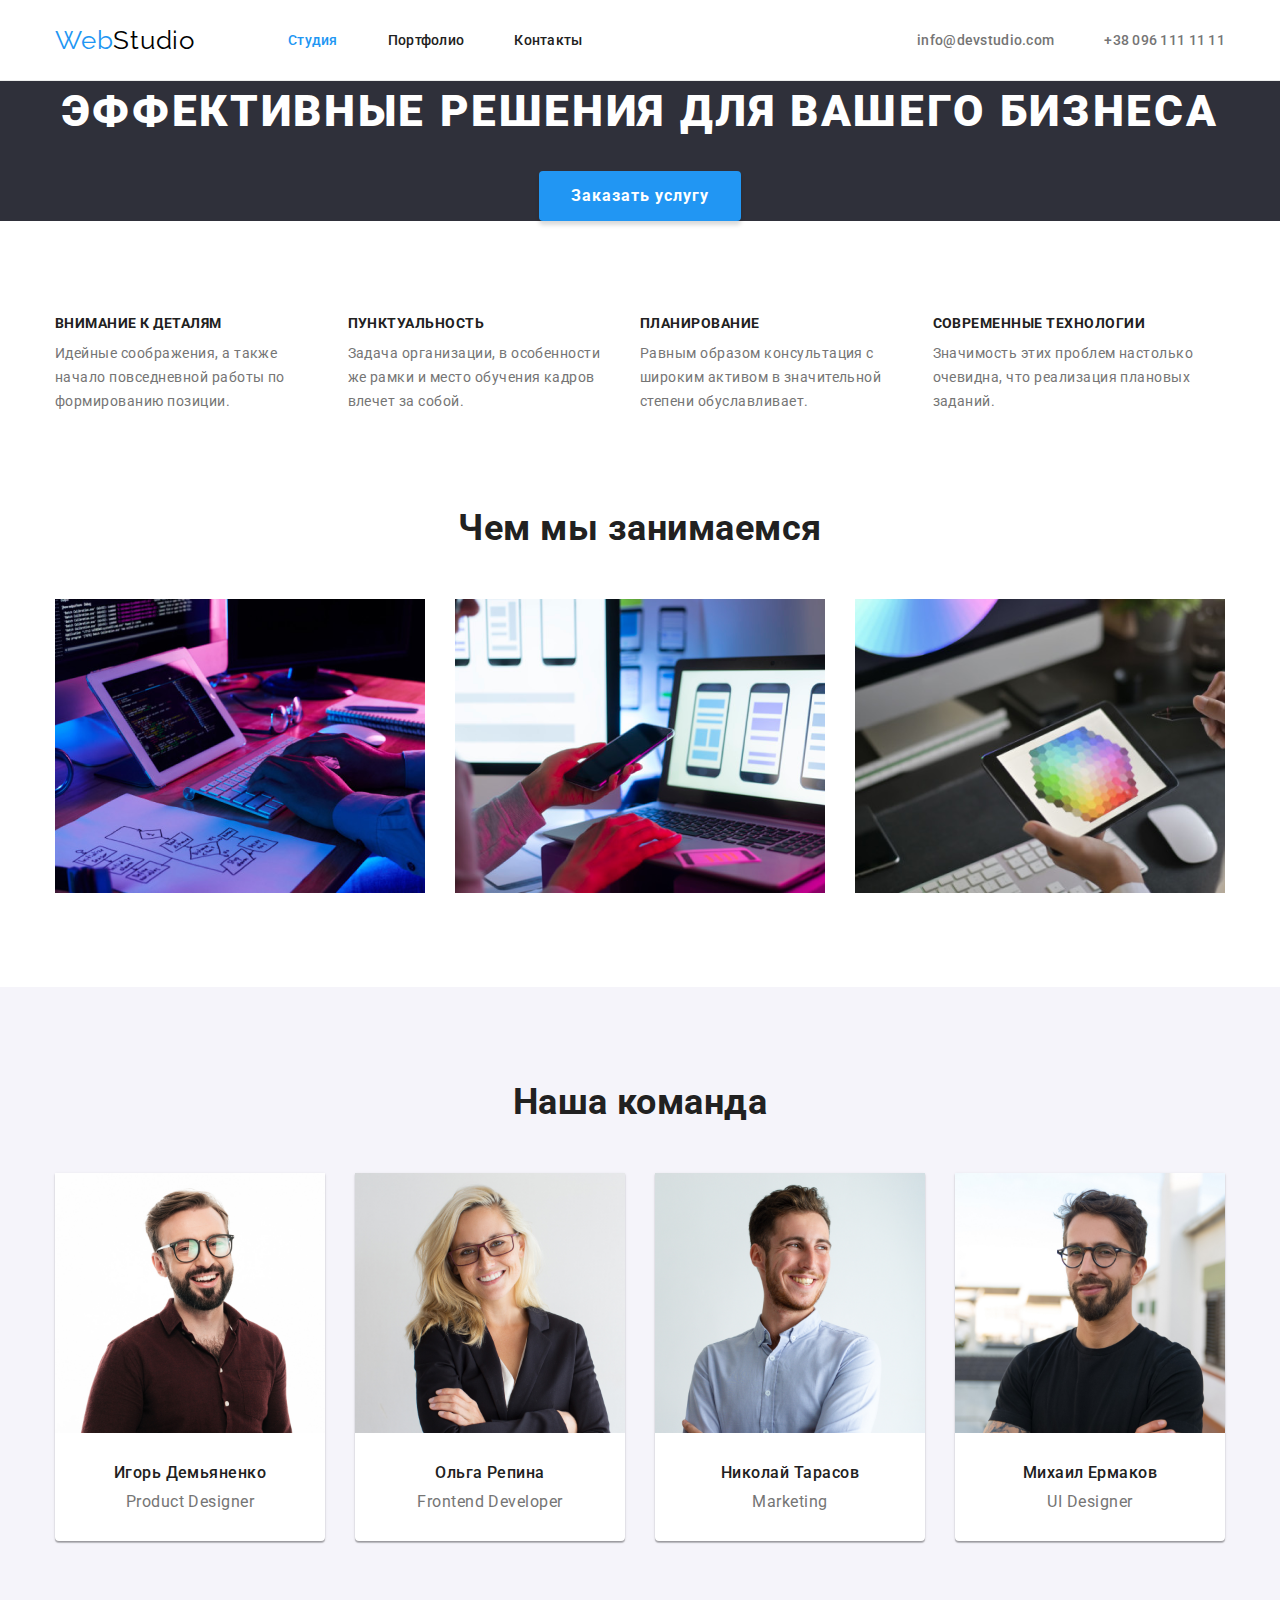
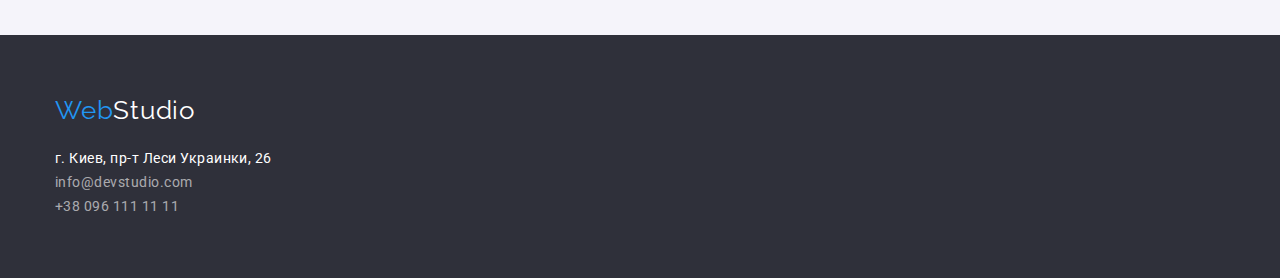
<file: index.html>
<!DOCTYPE html>
<html lang="ru">
<head>
    <meta charset="UTF-8">
    <meta name="viewport" content="width=device-width, initial-scale=1.0">
    <title>Document</title>
    <link rel="preconnect" href="https://fonts.gstatic.com">
    <link href="https://fonts.googleapis.com/css2?family=Raleway:wght@700&family=Roboto:wght@400;500;700;900&display=swap" rel="stylesheet">
    <link rel="stylesheet" href="https://cdnjs.cloudflare.com/ajax/libs/modern-normalize/1.0.0/modern-normalize.css">
    <link rel="stylesheet" href="./css/styles.css">
</head>
<body>
    <!--Шапка сайта-->
    <header>
        <div class="container header">
            <nav class="main-nav">
                <a href="/" lang="en" class="logo"><span class="logo-start">Web</span>Studio</a>
                <ul class="site-nav list">
                    <li class="item"><a href="" class="link current">Студия</a></li>
                    <li class="item"><a href="./portfolio.html" class="link">Портфолио</a></li>
                    <li class="item"><a href="" class="link">Контакты</a></li>
                </ul>
            </nav>
                <ul class="header-contacts list">
                    <li class="item"><a href="mailto:info@devstudio.com" lang="en" class="link">info@devstudio.com</a></li>
                    <li class="item"><a href="tel:+380961111111" class="link">+38 096 111 11 11</a></li>
                </ul>
        </div>
    </header>

    <main>
        <!--Hero-->
        <section class="hero">
            <h1 class="title">Эффективные решения для вашего бизнеса</h1>
            <!-- <a href="">Заказать услугу</a> -->
            <button type="button" class="button primary-btn">Заказать услугу</button>
        </section>

        <!--Особенности-->
        <section class="section">
            <div class="container">
                <h2 class="section-title feature visually-hidden">Особенности</h2>
                <ul class="feature-list list">
                    <li class="item">
                        <h3 class="title">Внимание к деталям</h3>
                        <p class="desc">Идейные соображения, а также начало повседневной работы по формированию позиции.</p>
                    </li>
                    <li class="item">
                        <h3 class="title">Пунктуальность</h3>
                        <p class="desc">Задача организации, в особенности же рамки и место обучения кадров влечет за собой.</p>
                    </li>
                    <li class="item">
                        <h3 class="title">Планирование</h3>
                        <p class="desc">Равным образом консультация с широким активом в значительной степени обуславливает.</p>
                    </li>
                    <li class="item">
                        <h3 class="title">Современные технологии</h3>
                        <p class="desc">Значимость этих проблем настолько очевидна, что реализация плановых заданий.</p>
                    </li>
                </ul>
            </div>
        </section>

        <!--Чем занимаемся-->
        <section class="section services">
            <div class="container">
                <h2 class="section-title">Чем мы занимаемся</h2>
                <ul class="services-list list">
                    <li class="item"><a href=""><img src="./images/img1.png" alt="" width="370"></a></li>
                    <li class="item"><a href=""><img src="./images/img2.png" alt="" width="370"></a></li>
                    <li class="item"><a href=""><img src="./images/img3.png" alt="" width="370"></a></li>
                </ul>
            </div>
        </section>

        <!--Команда-->
        <section class="section team">
            <div class="container">
                <h2 class="section-title">Наша команда</h2>
                <ul class="team-list list">
                    <li class="item">
                        <img src="./images/team1.jpg" alt="" width="270">
                        <div class="content">
                            <h3 class="title">Игорь Демьяненко</h3>
                            <p lang="en" class="position">Product Designer</p>
                        </div>
                    </li>
                    <li class="item">
                        <img src="./images/team2.jpg" alt="" width="270">
                        <div class="content">
                            <h3 class="title">Ольга Репина</h3>
                            <p lang="en" class="position">Frontend Developer</p>
                        </div>
                    </li>
                    <li class="item">
                        <img src="./images/team3.jpg" alt="" width="270">
                        <div class="content">
                            <h3 class="title">Николай Тарасов</h3>
                            <p lang="en" class="position">Marketing</p>
                        </div>
                    </li>
                    <li class="item">
                        <img src="./images/team4.jpg" alt="" width="270">
                        <div class="content">
                            <h3 class="title">Михаил Ермаков</h3>
                            <p lang="en" class="position">UI Designer</p>
                        </div>
                    </li>
                </ul>
            </div>
        </section>
    </main>

    <!--Футер-->
    <footer class="footer">
        <div class="container">
            <a href="/" lang="en" class="logo"><span class="logo-start">Web</span><span class="logo-end">Studio</span></a>
            <address class="footer-contacts">
                г. Киев, пр-т Леси Украинки, 26
                <a href="mailto:info@devstudio.com" lang="en" class="link">info@devstudio.com</a> <br>
                <a href="tel:+380961111111" class="link">+38 096 111 11 11</a>
            </address>
        </div>
    </footer>
</body>
</html>
</file>
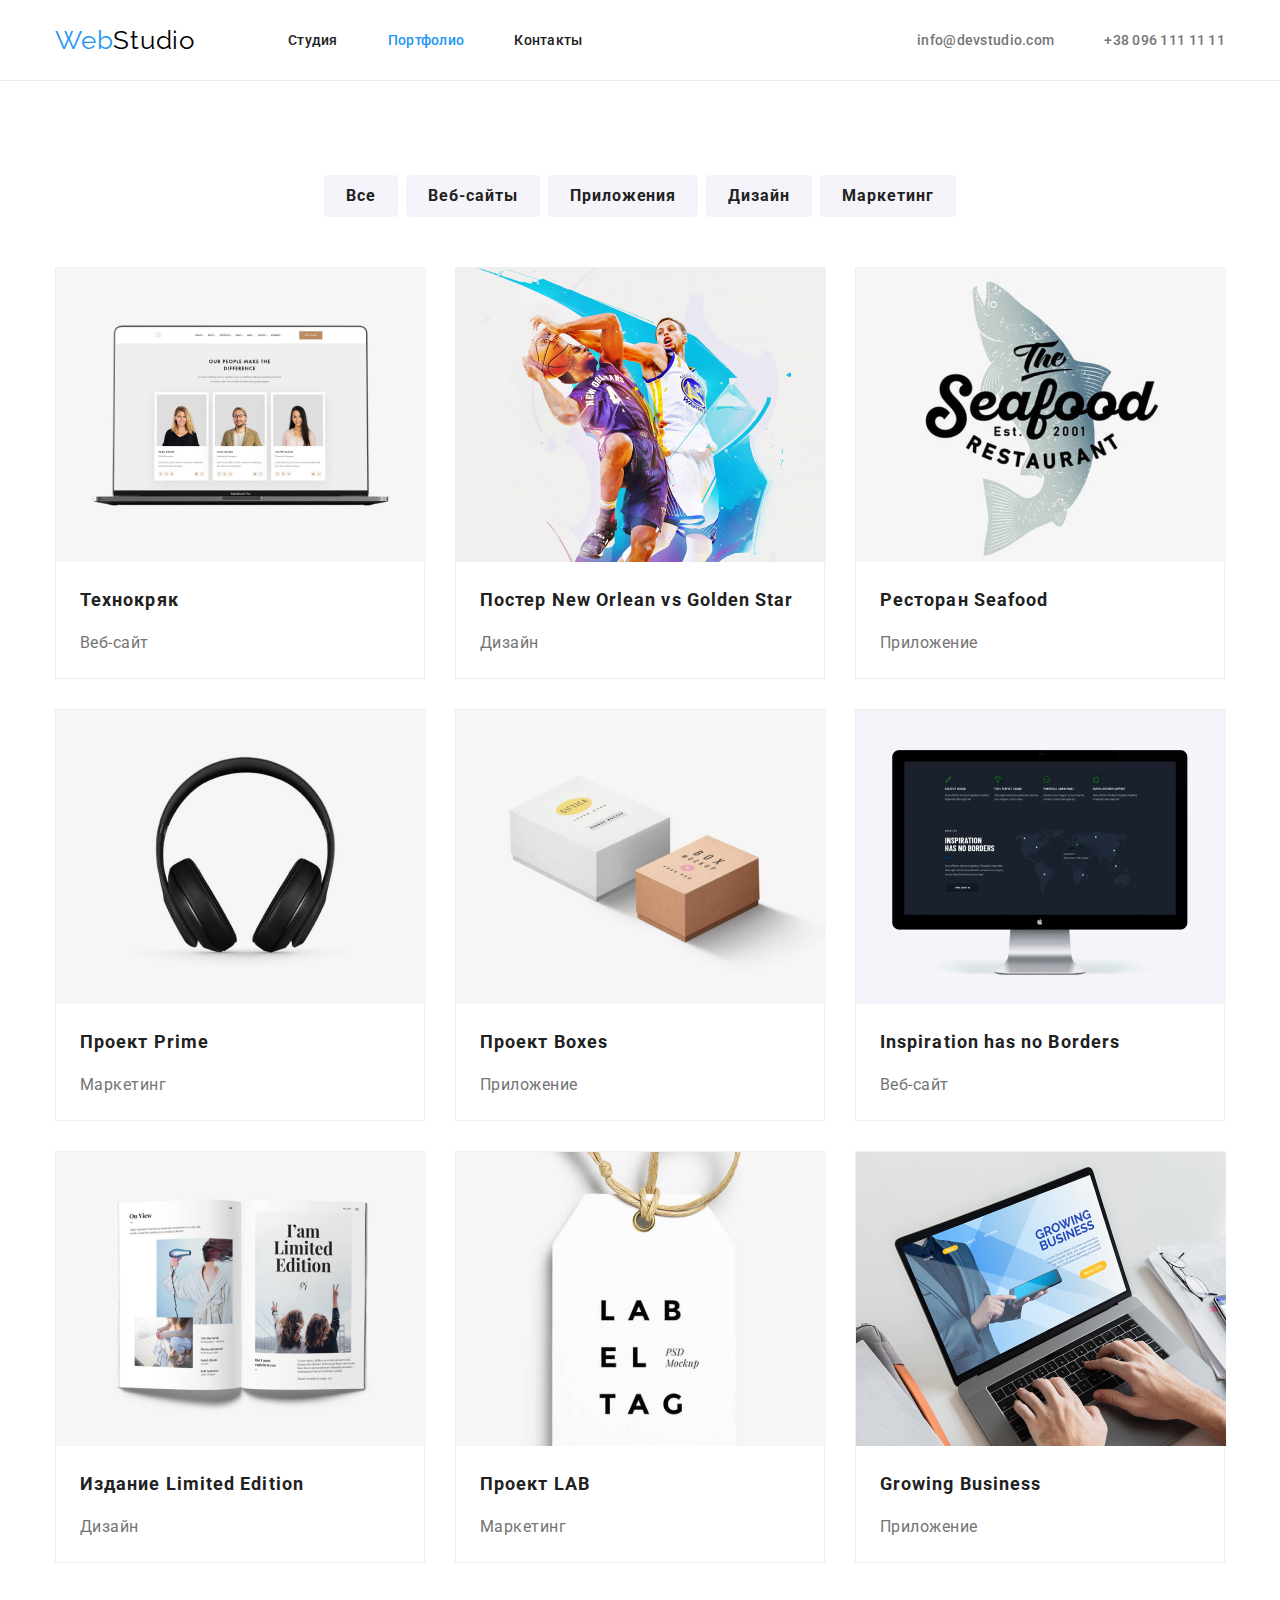
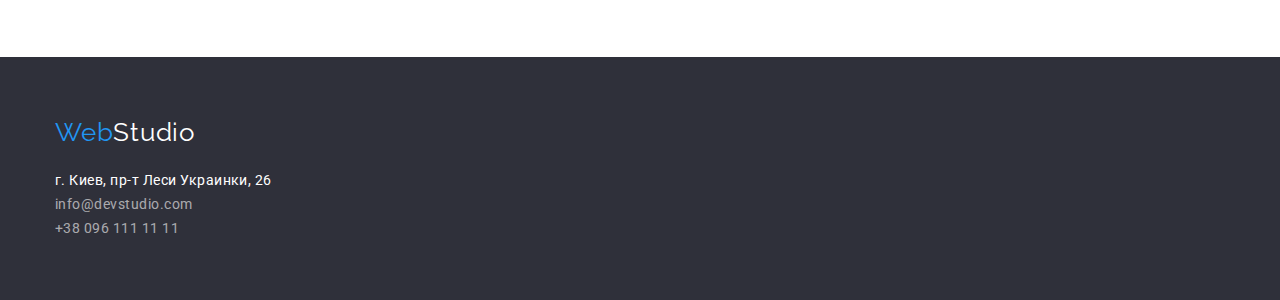
<file: portfolio.html>
<!DOCTYPE html>
<html lang="ru">
<head>
    <meta charset="UTF-8">
    <meta name="viewport" content="width=device-width, initial-scale=1.0">
    <title>Document</title>
    <link rel="preconnect" href="https://fonts.gstatic.com">
    <link href="https://fonts.googleapis.com/css2?family=Raleway:wght@700&family=Roboto:wght@400;500;700;900&display=swap" rel="stylesheet">
    <link rel="stylesheet" href="https://cdnjs.cloudflare.com/ajax/libs/modern-normalize/1.0.0/modern-normalize.css">
    <link rel="stylesheet" href="./css/styles.css">
</head>
<body>
    <!--Шапка сайта-->
    <header>
        <div class="container header">
            <nav class="main-nav">
                <a href="/" lang="en" class="logo"><span class="logo-start">Web</span>Studio</a>
                <ul class="site-nav list">
                    <li class="item"><a href="./index.html" class="link">Студия</a></li>
                    <li class="item"><a href="" class="link current">Портфолио</a></li>
                    <li class="item"><a href="" class="link">Контакты</a></li>
                </ul>
            </nav>
                <ul class="header-contacts list">
                    <li class="item"><a href="mailto:info@devstudio.com" lang="en" class="link">info@devstudio.com</a></li>
                    <li class="item"><a href="tel:+380961111111" class="link">+38 096 111 11 11</a></li>
                </ul>
        </div>
    </header>

    <main>
        <section class="section">
            <div class="container filters">
            <h1 class="portfolio-title visually-hidden">Портфолио</h1>
            <!--Список кнопок-->
                <h2 class="filters-title visually-hidden">Фильтры</h2>
                <ul class="filters list">
                    <li class="item"><button type="button" class="button secondary-btn">Все</button></li>
                    <li class="item"><button type="button" class="button secondary-btn">Веб-сайты</button></li>
                    <li class="item"><button type="button" class="button secondary-btn">Приложения</button></li>
                    <li class="item"><button type="button" class="button secondary-btn">Дизайн</button></li>
                    <li class="item"><button type="button" class="button secondary-btn">Маркетинг</button></li>
                </ul>
            </div>

            <!--Список проектов-->
            <div class="container projects">
                <h2 class="projects-title visually-hidden">Проекты</h2>
                <ul class="projects list">
                    <li class="item">
                        <a href=""><img src="./images/project-1.jpg" alt="" width="370" class="link">
                        <div class="content">
                            <h3 class="title">Технокряк</h3>
                            <p class="type">Веб-сайт</p>
                        </div>
                        </a>
                    </li>
                    <li class="item">
                        <a href=""><img src="./images/project-2.jpg" alt="" width="370" class="link">
                        <div class="content">
                            <h3 class="title">Постер New Orlean vs Golden Star</h3>
                            <p class="type">Дизайн</p> 
                        </div>
                        </a>
                    </li>
                    <li class="item">
                        <a href=""><img src="./images/project-3.jpg" alt="" width="370" class="link">
                        <div class="content">
                            <h3 class="title">Ресторан Seafood</h3>
                            <p class="type">Приложение</p>
                        </div>
                        </a>
                    </li>
                    <li class="item">
                        <a href=""><img src="./images/project-4.jpg" alt="" width="370" class="link">
                        <div class="content">
                            <h3 class="title">Проект Prime</h3>
                            <p class="type">Маркетинг</p>
                        </div>
                        </a>
                    </li>
                    <li class="item">
                        <a href=""><img src="./images/project-5.jpg" alt="" width="370" class="link">
                        <div class="content">
                            <h3 class="title">Проект Boxes</h3>
                            <p class="type">Приложение</p>
                        </div>
                        </a>
                    </li>
                    <li class="item">
                        <a href=""><img src="./images/project-6.jpg" alt="" width="370" class="link">
                        <div class="content">
                            <h3 class="title">Inspiration has no Borders</h3>
                            <p class="type">Веб-сайт</p>
                        </div>
                        </a>
                    </li>
                    <li class="item">
                        <a href=""><img src="./images/project-7.jpg" alt="" width="370" class="link">
                        <div class="content">
                            <h3 class="title">Издание Limited Edition</h3>
                            <p class="type">Дизайн</p>
                        </div>
                        </a>
                    </li>
                    <li class="item">
                        <a href=""><img src="./images/project-8.jpg" alt="" width="370" class="link">
                        <div class="content">
                            <h3 class="title">Проект LAB</h3>
                            <p class="type">Маркетинг</p>
                        </div>
                        </a>
                    </li>
                    <li class="item">
                        <a href=""><img src="./images/project-9.jpg" alt="" width="370" class="link">
                        <div class="content">
                            <h3 class="title">Growing Business</h3>
                            <p class="type">Приложение</p>
                        </div>
                        </a>
                    </li>
                </ul>
            </div>
        </section>
    </main>

    <!--Футер-->
    <footer class="footer">
        <div class="container">
            <a href="/" lang="en" class="logo"><span class="logo-start">Web</span><span class="logo-end">Studio</span></a>
            <address class="footer-contacts">
                г. Киев, пр-т Леси Украинки, 26
                <a href="mailto:info@devstudio.com" lang="en" class="link">info@devstudio.com</a> <br>
                <a href="tel:+380961111111" class="link">+38 096 111 11 11</a>
            </address>
        </div>
    </footer>
</body>
</html>
</file>
<file: css/styles.css>
:root {
    --primary-text-color: #757575;
    --title-text-color: #212121;
    --primary-bg-color: #e5e5e5;
    --secondary-bg-color: #f5f4fa;
    --secondary-text-color: #fff;
    --footer-bg-color: #2f303a;
    --primary-btn-color: #212121;
    --secondary-btn-color: #2196f3;
    --border-color: #eee;
}

body {
    font-family: Roboto, sans-serif;
    letter-spacing: 0.03em;
    color: var(--primary-text-color);
    background-color: var(--secondary-text-color);
}

header {
    font-weight: 500;
    font-size: 14px;
    line-height: 16px;
    letter-spacing: 0.02em;
    background-color: var(--secondary-text-color);
    border-bottom: 1px solid #ececec;
}

footer {
    background-color: var(--footer-bg-color);
}

a {
    text-decoration: none;
}

h1,
h2,
h3, 
p {
    margin-top: 0;
    margin-bottom: 0;   
}

h3.title {
    margin-bottom: 10px;
}

img {
    display: block;
}

/* unordered list */
.list {
    padding: 0;
    margin: 0;
    list-style: none;
}

/* Спрятанные заголовки */
/* Home page */
/* Особенности */
.section-title.feature.visually-hidden {
    position: absolute;
    clip: rect(0 0 0 0);
    width: 1px;
    height: 1px;
    margin: -1px;
}

/* Портфолио */
.portfolio-title.visually-hidden, 
.filters-title.visually-hidden, 
.projects-title.visually-hidden {
    position: absolute;
    clip: rect(0 0 0 0);
    width: 1px;
    height: 1px;
    margin: -1px;
}

/* Контейнер */
.container {
    width: 1200px;
    margin-left: auto;
    margin-right: auto;
    padding-left: 15px;
    padding-right: 15px;
}

.main-nav {
    display: flex;
    align-items: center;
}

.container.header {
    display: flex;
    align-items: center;
}

/* Logo */
.logo {
    font-family: Raleway, sans-serif;
    font-weight: 400;
    font-size: 26px;
    line-height: 31px;
    letter-spacing: 0.03em;
    color: #000;
}

.logo-start {
    color: var(--secondary-btn-color);
}

.logo-end {
    color: var(--secondary-text-color);
}

/* Nav menu */
.site-nav {
    display: flex;
    margin-left: 93px;
}

.site-nav .item + .item {
    margin-left: 50px;
}

.site-nav .link {
    display: block;
    padding-top: 32px;
    padding-bottom: 32px;
    color: var(--primary-btn-color);
}

.site-nav .link:hover, .site-nav .link:focus {
    color: var(--secondary-btn-color);
}

.site-nav .link.current {
    color: var(--secondary-btn-color);
}

/* Header contacts */
.header-contacts {
    display: flex;
    margin-left: auto;
}

.header-contacts .item + .item {
    margin-left: 50px;
}

.header-contacts .link { 
    display: block;
    padding-top: 32px;
    padding-bottom: 32px;
    color: var(--primary-text-color);
}

.header-contacts .link:hover, .header-contacts .link:focus {
    color: var(--secondary-btn-color);
}

/* Footer */
.footer {
    padding-top: 60px;
    padding-bottom: 60px;
}

.footer-contacts {
    width: 231px;
    margin-top: 20px;
    font-weight: 400;
    font-style: normal;
    font-size: 14px;
    line-height: 24px;
    color: var(--secondary-text-color);
}

.footer-contacts .link {
    color: rgba(255,255,255,.6);
}

/* Home page */
/* Hero Slider */
.hero {
    text-align: center;
    background-color: var(--footer-bg-color);
}

.hero .title {
    margin-top: 0;
    margin-bottom: 30px;
    text-transform: uppercase;
    font-weight: 900;
    font-size: 44px;
    line-height: 60px;
    letter-spacing: 0.06em;
    color: var(--secondary-text-color);
}

/* Main content */
.section {
    padding-top: 94px;
    padding-bottom: 94px;
}

.section-title {
    margin-top: 0;
    margin-bottom: 50px;
    font-weight: 700;
    font-size: 36px;
    line-height: 42px;
    text-align: center;
    color: var(--title-text-color);
}

/* Особенности */
.feature-list {
    display: flex;
}

.feature-list .item {
    width: calc((100% - 90px) / 4);
    margin-right: 30px;
}

.feature-list .title {
    text-transform: uppercase;
    font-weight: 700;
    font-size: 14px;
    line-height: 16px;
    color: var(--title-text-color);
}

.feature-list .desc {
    font-weight: 400;
    font-size: 14px;
    line-height: 24px;
}

/* Чем мы занимаемся */
.section.services {
    padding-top: 0;
}

.services-list {
    display: flex;
}

.services-list .item + .item {
    margin-left: 30px;
}

/* Команда */
.section.team {
    background-color: var(--secondary-bg-color);
}

.team-list {
    display: flex;
}

.team-list .title, 
.team-list .position {
    font-size: 16px;
    line-height: 19px; 
}

.team-list .title {
    font-weight: 500;
    color: var(--title-text-color);
}

.team-list .item {
    background-color: var(--secondary-text-color);
    border-radius: 0px 0px 4px 4px;
    box-shadow: 0px 1px 3px rgba(0, 0, 0, 0.12), 0px 1px 1px rgba(0, 0, 0, 0.14), 0px 2px 1px rgba(0, 0, 0, 0.2);
}

.team-list .item + .item {
    margin-left: 30px;
}

.team-list .position {
    font-weight: 400;
}

.team-list .content {
    padding-top: 30px;
    padding-bottom: 30px;
    text-align: center;
}

/* Links, buttons */
.button {
    display: inline-block;
    padding: 10px 32px;
    min-width: 73px;
    font-family: Roboto, sans-serif;
    font-weight: 700;
    font-size: 16px;
    line-height: 30px;
    letter-spacing: 0.06em;
    text-align: center;
    border: none;
    border-radius: 4px;
}

.button.primary-btn {
    color: var(--secondary-text-color);
    box-shadow: 0px 4px 4px rgba(0, 0, 0, 0.15);
    background-color: var(--secondary-btn-color);
}

.button.primary-btn:hover, 
.button.primary-btn:focus {
    color: var(--primary-btn-color);
    cursor: pointer;
    background-color: var(--secondary-bg-color);
}

.button.secondary-btn {
    padding: 6px 22px;
    color: var(--primary-btn-color);
    background-color: var(--secondary-bg-color);
}

.button.secondary-btn:hover, 
.button.secondary-btn:focus {
    color: var(--secondary-text-color);
    cursor: pointer;
    box-shadow: 0px 3px 1px rgba(0, 0, 0, 0.1), 0px 1px 2px rgba(0, 0, 0, 0.08), 0px 2px 2px rgba(0, 0, 0, 0.12);
    background-color: var(--secondary-btn-color);
}


/* Portfolio tab */
/* Фильтры */
.container.filters {
    margin-bottom: 16px;
}

.filters {
    display: flex;
    justify-content: center;
}

.filters .item + .item {
    margin-left: 8px;
}

.container.projects {
    padding-top: 34px;
}

/* Проекты */
.projects {
    display: flex;
    flex-wrap: wrap;
}

.projects .title {
    font-weight: 700;
    font-size: 18px;
    line-height: 36px;
    letter-spacing: 0.06em; 
    color: var(--title-text-color);
}

.projects .type {
    font-weight: 400;
    font-size: 16px;
    line-height: 30px;
    color: var(--primary-text-color);
}

.projects .item {
    width: calc((100% - 60px) / 3);
    margin-right: 30px;
    margin-bottom: 30px;
    border: 1px solid var(--border-color);
}

.projects .item:nth-child(3n) {
    margin-right: 0px;
}

.projects .item:nth-last-child(-n+3) {
    margin-bottom: 0px;
}

.projects .content {
    padding: 20px 24px;
}
</file>
